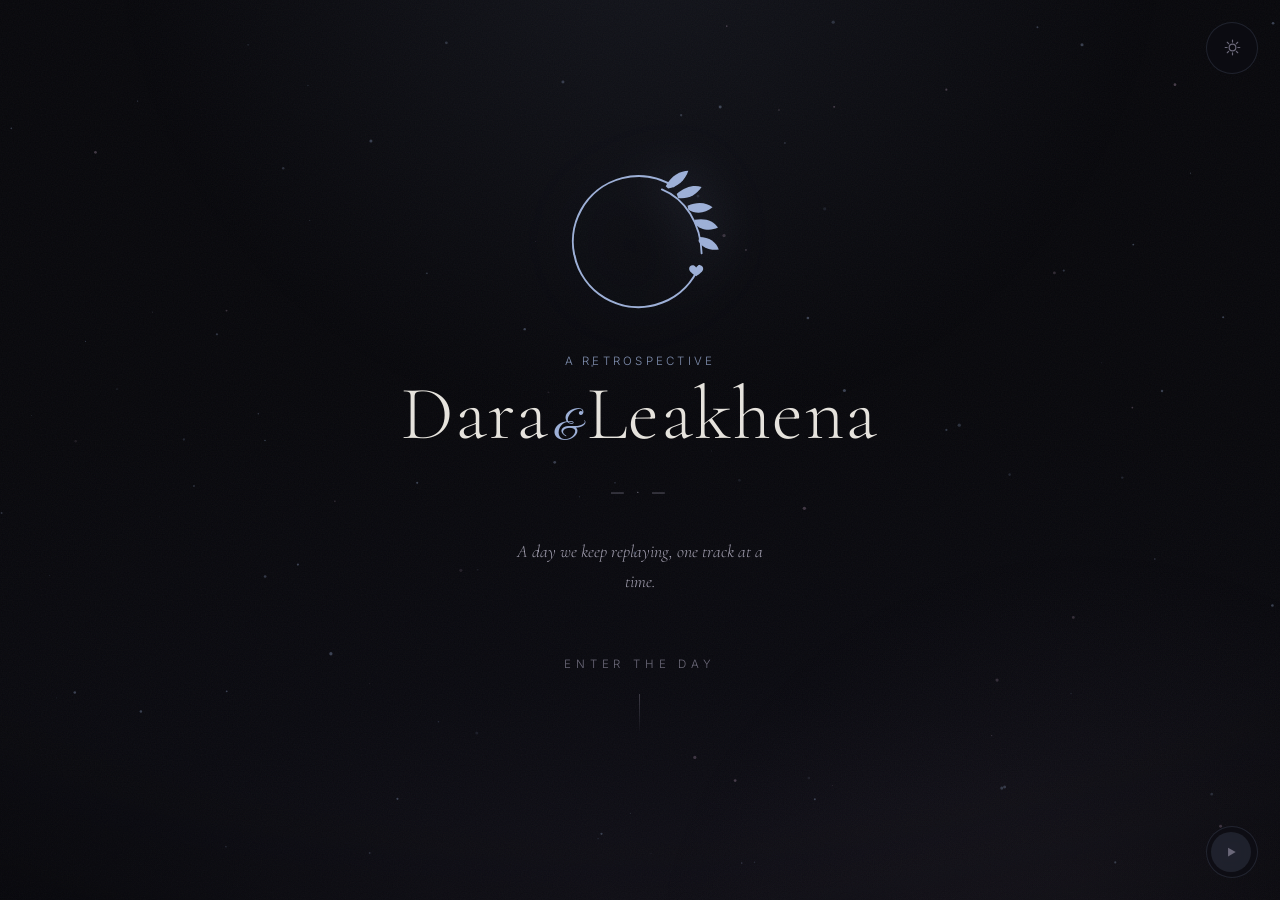
<file: index.html>
<!DOCTYPE html>
<html lang="en">
<head>
  <meta charset="UTF-8">
  <meta name="viewport" content="width=device-width, initial-scale=1.0">
  <title>Dara &amp; Leakhena — A Wedding Retrospective</title>
  <meta name="description" content="An interactive retrospective of our wedding day — with its own soundtrack.">
  <link rel="preconnect" href="https://fonts.googleapis.com">
  <link rel="preconnect" href="https://fonts.gstatic.com" crossorigin>
  <link href="https://fonts.googleapis.com/css2?family=Cormorant+Garamond:ital,wght@0,300;0,400;0,600;1,400&family=Inter:wght@300;400;500&display=swap" rel="stylesheet">
  <link rel="stylesheet" href="/css/main.css">
  <link rel="icon" href="/media/logo-icon.svg" type="image/svg+xml">
  <script>
    // apply the saved theme before first paint to avoid a flash
    try {
      const t = localStorage.getItem('dl-theme');
      if (t) document.documentElement.dataset.theme = t;
    } catch {}
  </script>
</head>
<body data-view="home">
  <canvas id="ambient" aria-hidden="true"></canvas>
  <div class="atmosphere" aria-hidden="true">
    <div class="grain"></div>
    <div class="vignette"></div>
  </div>

  <button class="site-theme-toggle" id="theme-toggle" aria-label="Toggle day and night" title="day / night">
    <svg class="st-icon st-sun" viewBox="0 0 24 24" fill="none" stroke="currentColor" stroke-width="1.5" stroke-linecap="round">
      <circle cx="12" cy="12" r="4.2"/>
      <path d="M12 2.8v2.4M12 18.8v2.4M2.8 12h2.4M18.8 12h2.4M5.4 5.4l1.7 1.7M16.9 16.9l1.7 1.7M18.6 5.4l-1.7 1.7M7.1 16.9l-1.7 1.7"/>
    </svg>
    <svg class="st-icon st-moon" viewBox="0 0 24 24" fill="none" stroke="currentColor" stroke-width="1.5" stroke-linecap="round" stroke-linejoin="round">
      <path d="M20 14.5A8.5 8.5 0 0 1 9.5 4a8.5 8.5 0 1 0 10.5 10.5z"/>
    </svg>
  </button>

  <header class="site-head" id="site-head"></header>

  <main id="view" class="view"></main>

  <div id="player-root"></div>

  <script type="module" src="/js/app.js"></script>
</body>
</html>
</file>
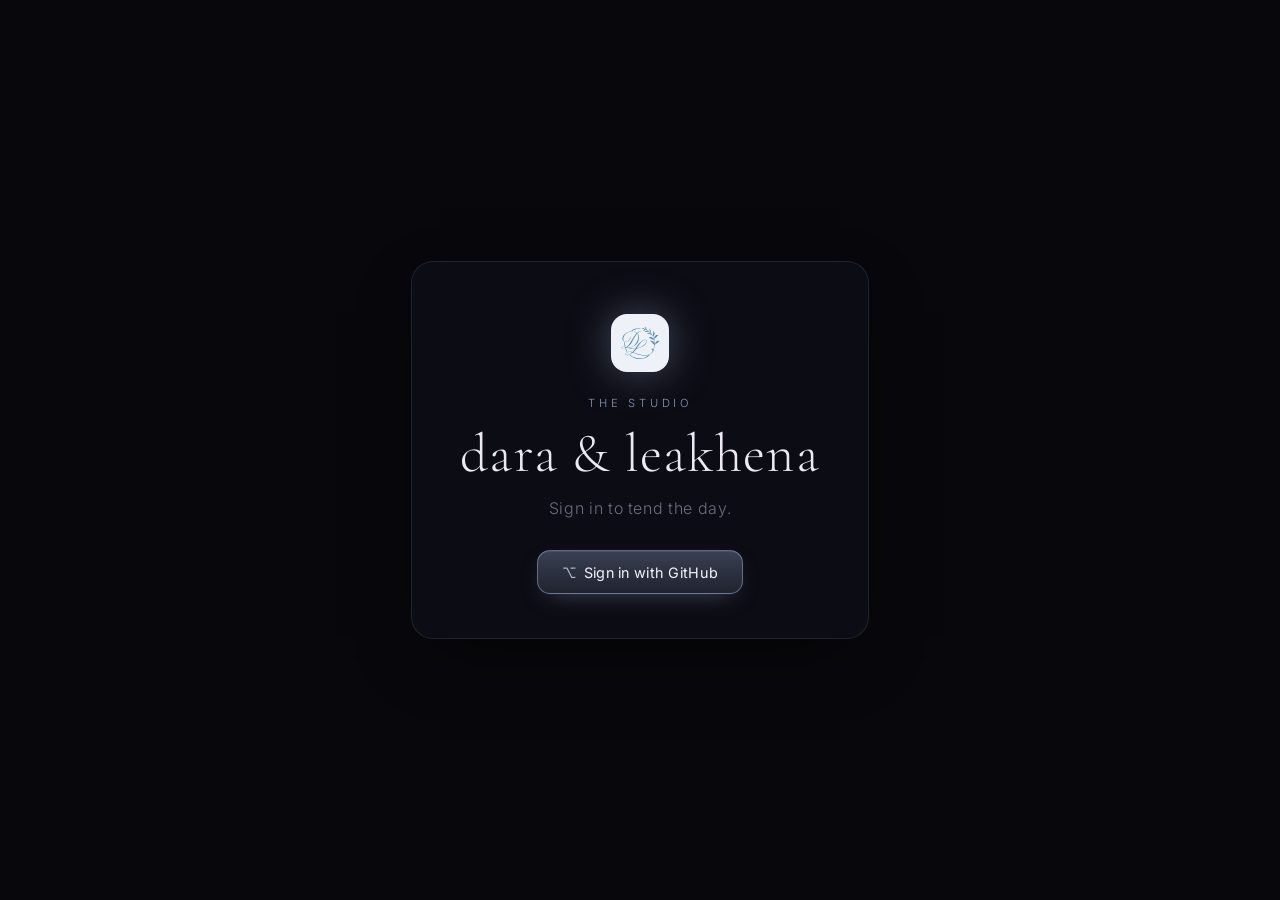
<file: studio/index.html>
<!doctype html>
<html lang="en">
<head>
  <meta charset="utf-8" />
  <meta name="viewport" content="width=device-width, initial-scale=1.0, viewport-fit=cover" />
  <meta name="robots" content="noindex" />
  <title>Studio — Dara &amp; Leakhena</title>
  <link rel="icon" href="/media/logo-icon.svg" type="image/svg+xml">
  <link rel="preconnect" href="https://fonts.googleapis.com" />
  <link rel="preconnect" href="https://fonts.gstatic.com" crossorigin />
  <link href="https://fonts.googleapis.com/css2?family=Cormorant+Garamond:ital,wght@0,300;0,400;1,400&family=Inter:wght@300;400;500&display=swap" rel="stylesheet" />
  <!-- Rich Markdown editor — served from this site so no blocker or CDN
       outage can take the writing tool away -->
  <link rel="stylesheet" href="/studio/vendor/toastui-editor.css?v=1" />
  <link rel="stylesheet" href="/studio/vendor/toastui-editor-dark.css?v=1" />
  <link rel="stylesheet" href="/studio/studio.css?v=1" />
  <script>
    try { document.documentElement.dataset.theme = localStorage.getItem("dl_studio_theme") || "dark"; } catch (e) {}
  </script>
</head>
<body>
  <div class="studio-bg" aria-hidden="true">
    <div class="glow glow-a"></div>
    <div class="glow glow-b"></div>
    <div class="grain"></div>
  </div>

  <!-- ===================== LOGIN ===================== -->
  <section id="login" class="login">
    <div class="login-card">
      <div class="login-mark"><img src="/media/logo-icon.svg" alt=""></div>
      <p class="eyebrow">the studio</p>
      <h1>dara &amp; leakhena</h1>
      <p class="login-sub">Sign in to tend the day.</p>
      <button id="login-btn" class="btn btn-primary btn-lg">
        <span class="gh-glyph">⌥</span> Sign in with GitHub
      </button>
      <p id="login-error" class="login-error" hidden></p>
    </div>
  </section>

  <!-- ===================== APP ===================== -->
  <div id="app" class="app" hidden>
    <aside class="sidebar">
      <div class="brand">
        <span class="brand-mark"><img src="/media/logo-icon.svg" alt=""></span>
        <span class="brand-name">dara &amp; leakhena<small>STUDIO</small></span>
      </div>

      <nav class="nav">
        <button class="nav-item is-active" data-view="write">
          <span class="nav-ico">✎</span> Write
        </button>
        <button class="nav-item" data-view="list">
          <span class="nav-ico">▤</span> Chapters
        </button>
        <button class="nav-item" data-view="sound">
          <span class="nav-ico">♪</span> Soundtrack
        </button>
        <button class="nav-item" data-view="site">
          <span class="nav-ico">▦</span> Site
        </button>
      </nav>

      <a class="nav-back" href="/">← Back to the day</a>

      <div class="user">
        <img id="user-avatar" class="user-avatar" alt="" />
        <div class="user-meta">
          <strong id="user-name">…</strong>
          <span>Author</span>
        </div>
        <button id="logout" class="user-logout" title="Sign out">⇥</button>
      </div>
    </aside>

    <main class="stage">
      <header class="topbar">
        <div class="crumb">STUDIO <span>/</span> <em id="crumb">Write</em></div>
        <div class="topbar-actions">
          <span id="save-status" class="save-status"></span>
          <button id="theme-toggle" class="btn btn-ghost theme-btn" title="Switch theme" aria-label="Switch between light and dark theme">☀</button>
          <button id="new-btn" class="btn btn-ghost">＋ New chapter</button>
        </div>
      </header>

      <!-- ---------- WRITE (chapter editor) ---------- -->
      <section id="view-write" class="view view-write">
        <div class="editor-col">
          <div class="card">
            <textarea id="f-title" class="input-title" rows="1" placeholder="Chapter title"></textarea>
            <textarea id="f-line" class="input-sub" rows="1" placeholder="The line — one italic sentence under the title"></textarea>
            <div id="editor"></div>
          </div>
        </div>

        <aside class="organize">
          <div class="card">
            <h3 class="panel-title">Organize</h3>

            <label class="field">
              <span>Time of day</span>
              <input id="f-time" placeholder="15:32" />
            </label>

            <div class="field">
              <span>Photos</span>
              <div id="photo-grid" class="gallery-grid"></div>
              <div class="cover-actions" style="margin-top:0.6rem;">
                <button id="photo-btn" class="btn btn-soft">Add photos</button>
              </div>
              <input type="file" id="photo-file" accept="image/*" multiple hidden />
            </div>
          </div>

          <div class="card publish-card">
            <button id="publish-btn" class="btn btn-primary btn-block">Publish</button>
            <button id="delete-btn" class="btn btn-danger btn-block" hidden>Delete chapter</button>
            <p class="muted" style="margin:0.4rem 0 0; font-size:0.72rem;">
              Publishing commits to the site — live in about a minute.
            </p>
          </div>
        </aside>
      </section>

      <!-- ---------- CHAPTERS (list) ---------- -->
      <section id="view-list" class="view view-list" hidden>
        <div class="card">
          <div class="list-head">
            <h3 class="panel-title">Chapters</h3>
            <button class="btn btn-ghost" id="list-new">＋ New chapter</button>
          </div>
          <p class="muted" style="margin: -0.5rem 0 1.25rem;">
            The day, in order. The order here is the order on the site —
            and the soundtrack follows it.
          </p>
          <div id="post-list" class="post-list"><p class="muted">Loading…</p></div>
          <button class="btn btn-primary" id="order-save" style="margin-top: 1.5rem;" hidden>Save order</button>
        </div>
      </section>

      <!-- ---------- SOUNDTRACK ---------- -->
      <section id="view-sound" class="view view-sound" hidden>
        <div class="card">
          <div class="list-head">
            <h3 class="panel-title">Soundtrack</h3>
            <span>
              <button class="btn btn-ghost" id="track-synth">＋ Generative track</button>
              <button class="btn btn-ghost" id="track-add">＋ Upload track</button>
            </span>
            <input type="file" id="track-file" accept="audio/*" hidden />
          </div>
          <p class="muted" style="margin: -0.5rem 0 1.25rem;">
            The capsule player plays these in order. A track without a file
            improvises in its chosen mood; link a track to a chapter and it
            cues when that chapter scrolls into view.
          </p>
          <div id="track-list" class="track-list"><p class="muted">Loading…</p></div>
          <button class="btn btn-primary" id="track-save" style="margin-top: 1.5rem;">Save soundtrack</button>
        </div>
      </section>

      <!-- ---------- SITE ---------- -->
      <section id="view-site" class="view view-pages" hidden>
        <div class="card">
          <div class="list-head"><h3 class="panel-title">The site</h3></div>
          <div class="pg-meta">
            <label class="field"><span>First name</span><input id="s-one" placeholder="Dara" /></label>
            <label class="field"><span>Second name</span><input id="s-two" placeholder="Leakhena" /></label>
          </div>
          <div class="pg-meta">
            <label class="field"><span>Wedding date (as shown)</span><input id="s-date" placeholder="14 February 2026" /></label>
            <label class="field"><span>Place</span><input id="s-place" placeholder="Phnom Penh" /></label>
          </div>
          <label class="field"><span>Epigraph (the line on the front door)</span><input id="s-epigraph" /></label>

          <div class="field">
            <span>Studio logo (also the browser-tab icon)</span>
            <img id="s-logo-preview" class="logo-preview" alt="" />
            <div class="cover-actions" style="margin-top:0.6rem;">
              <button id="s-logo-btn" class="btn btn-soft">Choose image</button>
              <button id="s-logo-reset" class="btn btn-link">Reset to monogram</button>
            </div>
            <input type="file" id="s-logo-file" accept="image/*,.svg" hidden />
          </div>
        </div>
        <div class="card publish-card" style="margin-top: 1.3rem;">
          <button id="site-save" class="btn btn-primary btn-block">Publish changes</button>
        </div>
      </section>
    </main>
  </div>

  <div id="toast" class="toast" hidden></div>

  <script src="/studio/vendor/toastui-editor.min.js?v=1"></script>
  <script src="/studio/app.js?v=1"></script>
</body>
</html>
</file>
<file: css/main.css>
/* =========================================================
   Dara & Leakhena — a wedding retrospective
   Styled after "a quiet room": dark, atmospheric, starlit.
   The music toggle is a capsule in the corner, not a bar.
   ========================================================= */

:root {
  --bg:        #08080c;
  --bg-soft:   #0e0e15;
  --ink:       #e7e4de;
  --ink-dim:   #a29fb0;
  --ink-faint: #6b6879;
  --glow:      #9db0d8;   /* dusty periwinkle — retinted per track by js */
  --glow-warm: #c9a9c8;   /* faded violet */
  --brand:     #9db0d8;   /* the monogram's colour on this theme */
  --line:      rgba(157, 176, 216, 0.14);

  --serif: "Cormorant Garamond", Georgia, "Times New Roman", serif;
  --sans:  "Inter", -apple-system, BlinkMacSystemFont, "Segoe UI", sans-serif;
  --script: "Great Vibes", cursive;

  --measure: 40rem;
  --ease: cubic-bezier(0.22, 0.61, 0.36, 1);
}

:root { color-scheme: dark; }

@font-face {
  /* self-hosted so the monogram never depends on an external fetch */
  font-family: "Great Vibes";
  font-style: normal;
  font-weight: 400;
  font-display: swap;
  src: url("../media/fonts/great-vibes.woff2") format("woff2");
}

/* ---------------------------------------------------------
   Light theme — the day at daybreak.
   --------------------------------------------------------- */
html[data-theme="light"] {
  color-scheme: light;
  --bg:        #f4f2ed;
  --bg-soft:   #ecd9d90d;
  --ink:       #26242e;
  --ink-dim:   #4d4b59;
  --ink-faint: #8b8899;
  --glow:      #5b6690;
  --glow-warm: #966b95;
  --brand:     #5b6690;
  --line:      rgba(74, 84, 124, 0.18);
}
html[data-theme="light"] body {
  background:
    radial-gradient(ellipse 100% 60% at 50% 100%, #e7e4ef 0%, #efede7 42%, var(--bg) 100%)
      fixed,
    var(--bg);
}
html[data-theme="light"] body::before {
  background:
    radial-gradient(60vw 60vw at 50% -10%, rgba(91, 102, 144, 0.07), transparent 70%),
    radial-gradient(50vw 50vw at 85% 110%, rgba(150, 107, 149, 0.06), transparent 70%);
}
html[data-theme="light"] #ambient { opacity: 0.5; }
html[data-theme="light"] .grain { opacity: 0.03; }
html[data-theme="light"] .vignette {
  background: radial-gradient(130% 110% at 50% 34%, transparent 55%, rgba(88, 92, 128, 0.13) 100%);
}
html[data-theme="light"] .skiper-toggle,
html[data-theme="light"] .site-theme-toggle {
  background: rgba(255, 255, 255, 0.65);
}
html[data-theme="light"] .sk-knob { background: rgba(91, 102, 144, 0.12); }
html[data-theme="light"] .sk-knob[aria-pressed="true"] { background: rgba(91, 102, 144, 0.2); }
html[data-theme="light"] .sk-mini:hover { background: rgba(91, 102, 144, 0.12); }
html[data-theme="light"] .sk-list { background: rgba(255, 255, 255, 0.85); }
html[data-theme="light"] .sk-li:hover { background: rgba(91, 102, 144, 0.1); }

* { box-sizing: border-box; margin: 0; padding: 0; }

html { scroll-behavior: smooth; }

body {
  background:
    radial-gradient(ellipse 100% 60% at 50% 100%, #100f17 0%, #0a0a10 42%, var(--bg) 100%)
      fixed,
    var(--bg);
  color: var(--ink);
  font-family: var(--sans);
  font-weight: 300;
  line-height: 1.75;
  letter-spacing: 0.01em;
  min-height: 100vh;
  -webkit-font-smoothing: antialiased;
  text-rendering: optimizeLegibility;
  overflow-x: hidden;
}

/* Starfield canvas sits behind everything */
#ambient {
  position: fixed;
  inset: 0;
  width: 100%;
  height: 100%;
  z-index: 0;
  pointer-events: none;
  opacity: 0.62;
}

/* A slow radial breath of light behind content */
body::before {
  content: "";
  position: fixed;
  inset: 0;
  z-index: 0;
  pointer-events: none;
  background:
    radial-gradient(60vw 60vw at 50% -10%, rgba(157,176,216,0.08), transparent 70%),
    radial-gradient(50vw 50vw at 85% 110%, rgba(201,169,200,0.06), transparent 70%);
}

/* ---------------------------------------------------------
   Immersion — film grain, vignette
   --------------------------------------------------------- */
.atmosphere {
  position: fixed;
  inset: 0;
  z-index: 3;
  pointer-events: none;
}
.grain {
  position: absolute;
  inset: -50%;
  background-image: url("data:image/svg+xml,%3Csvg xmlns='http://www.w3.org/2000/svg' width='160' height='160'%3E%3Cfilter id='n'%3E%3CfeTurbulence type='fractalNoise' baseFrequency='0.82' numOctaves='2' stitchTiles='stitch'/%3E%3C/filter%3E%3Crect width='100%25' height='100%25' filter='url(%23n)'/%3E%3C/svg%3E");
  opacity: 0.045;
  animation: grain 0.7s steps(3) infinite;
}
@keyframes grain {
  0%, 100% { transform: translate(0, 0); }
  20% { transform: translate(-6%, 4%); }
  40% { transform: translate(5%, -5%); }
  60% { transform: translate(-4%, -6%); }
  80% { transform: translate(6%, 5%); }
}
.vignette {
  position: absolute;
  inset: 0;
  background: radial-gradient(130% 110% at 50% 34%, transparent 52%, rgba(0, 0, 0, 0.55) 100%);
}

/* Day/night toggle — a small circle in the top-right corner */
.site-theme-toggle {
  position: fixed;
  right: 1.35rem;
  top: 1.35rem;
  z-index: 6;
  width: 52px;
  height: 52px;
  border-radius: 50%;
  border: 1px solid var(--line);
  background: rgba(14, 14, 21, 0.55);
  backdrop-filter: blur(9px);
  -webkit-backdrop-filter: blur(9px);
  color: var(--ink-faint);
  cursor: pointer;
  display: grid;
  place-items: center;
  transition: color 0.4s var(--ease), border-color 0.4s var(--ease), transform 0.4s var(--ease);
}
.site-theme-toggle:hover { color: var(--glow); border-color: rgba(157, 176, 216, 0.4); transform: translateY(-2px); }
.site-theme-toggle:focus-visible { outline: none; box-shadow: 0 0 0 3px rgba(157, 176, 216, 0.25); }
.st-icon { width: 19px; height: 19px; display: block; grid-area: 1 / 1; opacity: 1; transform: none; transition: opacity 0.4s var(--ease), transform 0.5s var(--ease); }
.st-moon { opacity: 0; transform: rotate(-40deg) scale(0.6); }
html[data-theme="light"] .st-sun { opacity: 0; transform: rotate(50deg) scale(0.6); }
html[data-theme="light"] .st-moon { opacity: 1; transform: none; }

/* ---------------------------------------------------------
   The music toggle — a capsule that springs open
   --------------------------------------------------------- */
.skiper-toggle {
  position: fixed;
  right: 1.35rem;
  bottom: 1.35rem;
  z-index: 6;
  height: 52px;
  width: 52px;
  padding: 6px;
  border-radius: 999px;
  border: 1px solid var(--line);
  background: rgba(14, 14, 21, 0.55);
  backdrop-filter: blur(9px);
  -webkit-backdrop-filter: blur(9px);
  cursor: pointer;
  overflow: hidden;
  display: flex;
  align-items: center;
  justify-content: flex-end;
  gap: 8px;
  transition: width 0.55s cubic-bezier(0.34, 1.42, 0.5, 1),
    border-color 0.4s var(--ease), background 0.4s var(--ease);
}
.skiper-toggle:hover,
.skiper-toggle:focus-within,
.skiper-toggle.is-open {
  width: 248px;
  border-color: rgba(157, 176, 216, 0.4);
}
.skiper-toggle.is-playing { border-color: rgba(157, 176, 216, 0.3); }

.sk-reveal { display: flex; align-items: center; gap: 5px; flex: none; opacity: 0; transform: translateX(10px); pointer-events: none; transition: opacity 0.3s var(--ease), transform 0.45s var(--ease); }
.skiper-toggle:hover .sk-reveal,
.skiper-toggle:focus-within .sk-reveal,
.skiper-toggle.is-open .sk-reveal { opacity: 1; transform: none; pointer-events: auto; transition-delay: 0.15s; }

.sk-mini {
  flex: none;
  width: 26px;
  height: 26px;
  padding: 0;
  border: 0;
  border-radius: 50%;
  background: transparent;
  color: var(--ink-faint);
  display: grid;
  place-items: center;
  cursor: pointer;
  transition: color 0.3s var(--ease), background 0.3s var(--ease);
}
.sk-mini:hover { color: var(--ink); background: rgba(157, 176, 216, 0.12); }
.sk-mini:focus-visible { outline: none; box-shadow: 0 0 0 2px rgba(157, 176, 216, 0.3); }
.sk-mini svg { width: 13px; height: 13px; display: block; }

.sk-title-wrap {
  width: 88px;
  overflow: hidden;
  white-space: nowrap;
  -webkit-mask-image: linear-gradient(90deg, transparent, #000 12%, #000 88%, transparent);
  mask-image: linear-gradient(90deg, transparent, #000 12%, #000 88%, transparent);
}
.sk-ticker { display: inline-flex; white-space: nowrap; will-change: transform; }
.sk-ticker.is-scrolling { animation: sk-ticker var(--sk-dur, 10s) linear infinite; }
.sk-title {
  display: inline-block;
  padding: 0 18px 0 8px;
  font-size: 0.7rem;
  letter-spacing: 0.14em;
  color: var(--ink-dim);
  white-space: nowrap;
}
@keyframes sk-ticker {
  from { transform: translateX(0); }
  to { transform: translateX(var(--sk-loop, -100px)); }
}

.sk-knob { flex: none; width: 40px; height: 40px; padding: 0; border: 0; border-radius: 50%; background: rgba(157, 176, 216, 0.12); display: grid; place-items: center; color: var(--ink-faint); cursor: pointer; transition: color 0.4s var(--ease), background 0.4s var(--ease); }
.skiper-toggle:hover .sk-knob { color: var(--ink); }
.sk-knob:focus-visible { outline: none; box-shadow: 0 0 0 2px rgba(157, 176, 216, 0.3); }
.sk-knob[aria-pressed="true"] { color: var(--glow); background: rgba(157, 176, 216, 0.2); }
.sk-play { width: 14px; height: 14px; fill: currentColor; }
.sk-knob[aria-pressed="true"] .sk-play { display: none; }
.sk-eq { display: none; align-items: center; gap: 2.5px; height: 14px; }
.sk-knob[aria-pressed="true"] .sk-eq { display: flex; }
.sk-eq i { width: 2.5px; height: 5px; border-radius: 2px; background: currentColor; animation: sk-eq 1.05s ease-in-out infinite; }
.sk-eq i:nth-child(2) { animation-delay: 0.18s; }
.sk-eq i:nth-child(3) { animation-delay: 0.36s; }
@keyframes sk-eq { 0%, 100% { height: 5px; } 50% { height: 13px; } }

/* the soundtrack list — a small glass panel beside the capsule */
.sk-list {
  position: fixed;
  right: calc(1.35rem + 52px + 0.75rem);
  bottom: 1.35rem;
  z-index: 7;
  width: min(15rem, calc(100vw - 1.35rem - 52px - 2rem));
  max-height: 17rem;
  overflow-y: auto;
  padding: 0.4rem;
  border-radius: 18px;
  border: 1px solid var(--line);
  background: rgba(14, 14, 21, 0.82);
  backdrop-filter: blur(14px);
  -webkit-backdrop-filter: blur(14px);
  opacity: 0;
  transform: translateY(10px);
  pointer-events: none;
  transition: opacity 0.35s var(--ease), transform 0.45s var(--ease);
}
.sk-list.is-open { opacity: 1; transform: none; pointer-events: auto; }
.sk-li {
  display: flex;
  align-items: center;
  gap: 0.55rem;
  width: 100%;
  padding: 0.5rem 0.65rem;
  border: 0;
  border-radius: 12px;
  background: transparent;
  color: var(--ink-dim);
  font-family: inherit;
  font-size: 0.72rem;
  letter-spacing: 0.08em;
  text-align: left;
  cursor: pointer;
  transition: color 0.3s var(--ease), background 0.3s var(--ease);
}
.sk-li:hover { color: var(--ink); background: rgba(157, 176, 216, 0.1); }
.sk-li:focus-visible { outline: none; box-shadow: 0 0 0 2px rgba(157, 176, 216, 0.3); }
.sk-li.is-current { color: var(--glow); }
.sk-li-mark { flex: none; width: 16px; font-size: 0.62rem; letter-spacing: 0.1em; color: var(--ink-faint); display: grid; place-items: center; }
.sk-li.is-current .sk-li-mark { color: var(--glow); }
.sk-li-dot { width: 5px; height: 5px; border-radius: 50%; background: currentColor; box-shadow: 0 0 8px currentColor; }
.sk-li-title { flex: 1; white-space: nowrap; overflow: hidden; text-overflow: ellipsis; }

/* ---------------------------------------------------------
   Layout
   --------------------------------------------------------- */
.wrap {
  position: relative;
  z-index: 1;
  max-width: var(--measure);
  margin: 0 auto;
  padding: clamp(2rem, 6vw, 5rem) clamp(1.5rem, 5vw, 2rem);
}
.wrap--wide { max-width: 56rem; }

/* ---------------------------------------------------------
   Header / navigation
   --------------------------------------------------------- */
.site-head {
  position: relative;
  z-index: 2;
  display: flex;
  align-items: center;
  justify-content: space-between;
  gap: 1.5rem;
  max-width: 56rem;
  margin: 0 auto;
  padding: clamp(1.5rem, 4vw, 2.5rem) clamp(1.5rem, 5vw, 2rem) 0;
  flex-wrap: wrap;
}
@media (max-width: 1080px) {
  .site-head { padding-right: calc(52px + 2.1rem); }
}
.site-head a { text-decoration: none; }

.mark {
  display: inline-flex;
  align-items: center;
  gap: 0.7rem;
  font-family: var(--serif);
  font-size: 1.25rem;
  letter-spacing: 0.04em;
  color: var(--ink);
  transition: color 0.4s var(--ease);
}
.mark:hover { color: var(--glow); }
.mark .logo-mark { flex: none; }

.nav {
  display: flex;
  gap: clamp(1rem, 3vw, 1.75rem);
  font-size: 0.82rem;
  letter-spacing: 0.14em;
  text-transform: lowercase;
}
.nav a {
  color: var(--ink-faint);
  position: relative;
  padding-bottom: 0.2rem;
  transition: color 0.4s var(--ease);
}
.nav a::after {
  content: "";
  position: absolute;
  left: 0; bottom: 0;
  width: 100%;
  height: 1px;
  background: var(--glow);
  transform: scaleX(0);
  transform-origin: left;
  transition: transform 0.5s var(--ease);
}
.nav a:hover,
.nav a.is-active { color: var(--ink); }
.nav a:hover::after,
.nav a.is-active::after { transform: scaleX(1); }

/* ---------------------------------------------------------
   Logo mark (inline SVG; swap js/ui/logo.js for the real file)
   --------------------------------------------------------- */
.logo-mark { color: var(--brand); overflow: visible; }
.home-logo {
  display: block;
  margin: 0 auto 1.8rem;
  filter: drop-shadow(0 0 26px rgba(157, 176, 216, 0.3));
}

/* ---------------------------------------------------------
   Typography
   --------------------------------------------------------- */
h1, h2, h3 {
  font-family: var(--serif);
  font-weight: 400;
  line-height: 1.15;
  letter-spacing: 0.005em;
}
.title {
  font-size: clamp(2.6rem, 8vw, 4.75rem);
  font-weight: 300;
  letter-spacing: 0.02em;
  color: var(--ink);
}
.title .amp { font-family: var(--script); font-size: 0.55em; color: var(--glow); padding: 0 0.12em; }
.subtitle {
  font-family: var(--sans);
  font-size: 0.8rem;
  letter-spacing: 0.32em;
  text-transform: uppercase;
  color: var(--ink-faint);
  margin-top: 1.25rem;
}
.lede {
  font-family: var(--serif);
  font-size: clamp(1.35rem, 3.5vw, 1.75rem);
  line-height: 1.5;
  color: var(--ink-dim);
  font-style: italic;
}
.eyebrow {
  font-size: 0.72rem;
  letter-spacing: 0.28em;
  text-transform: uppercase;
  color: var(--glow);
  opacity: 0.8;
}
p { color: var(--ink-dim); }
p + p { margin-top: 1.25rem; }
a { color: var(--glow); }

/* ---------------------------------------------------------
   Home / portal — the whole screen is the door
   --------------------------------------------------------- */
.portal {
  position: relative;
  z-index: 1;
  min-height: 100vh;
  display: flex;
  flex-direction: column;
  align-items: center;
  justify-content: center;
  text-align: center;
  padding: 2rem;
}
.splash { text-decoration: none; color: inherit; cursor: pointer; background: none; border: 0; font: inherit; }
.splash .subtitle { margin-top: 1.5rem; }
.splash-epigraph {
  margin-top: 2rem;
  font-family: var(--serif);
  font-style: italic;
  font-size: 1.1rem;
  color: var(--ink-dim);
  max-width: 34ch;
  margin-inline: auto;
}
.splash-enter {
  margin-top: 3.5rem;
  font-size: 0.72rem;
  letter-spacing: 0.42em;
  text-transform: uppercase;
  color: var(--ink-faint);
  transition: color 0.6s var(--ease), letter-spacing 0.6s var(--ease);
}
.splash-enter::after {
  content: "";
  display: block;
  width: 1px;
  height: 2.5rem;
  margin: 1.25rem auto 0;
  background: linear-gradient(var(--ink-faint), transparent);
  opacity: 0.5;
}
.splash:hover .splash-enter { color: var(--glow); letter-spacing: 0.5em; }

/* ---------------------------------------------------------
   The retrospective — chapters of the day
   --------------------------------------------------------- */
.story { position: relative; z-index: 1; max-width: 68rem; margin: 0 auto; padding: 3rem clamp(1.5rem, 5vw, 2rem) 6rem; }
.story-head { text-align: center; margin: 3rem 0 6rem; }
.story-head h2 { font-size: clamp(2.2rem, 5.5vw, 3.4rem); font-weight: 300; color: var(--ink); }
.story-lede { font-family: var(--serif); font-style: italic; color: var(--ink-dim); margin-top: 1rem; font-size: 1.05rem; }

.story-rail {
  position: fixed; right: 1.35rem; top: 50%;
  transform: translateY(-50%);
  z-index: 5;
  display: flex; flex-direction: column; gap: 0.9rem;
}
.rail-dot {
  width: 26px; height: 26px;
  display: grid; place-items: center;
  font-size: 0.55rem; letter-spacing: 0.08em;
  color: var(--ink-faint);
  border: 1px solid var(--line);
  border-radius: 50%;
  text-decoration: none;
  transition: all 0.4s var(--ease);
}
.rail-dot:hover { color: var(--ink); }
.rail-dot.is-active { border-color: var(--glow); color: var(--glow); box-shadow: 0 0 14px rgba(157, 176, 216, 0.35); }

.chapter {
  display: grid;
  grid-template-columns: minmax(260px, 5fr) 7fr;
  gap: 3.5rem;
  align-items: start;
  padding: 5rem 0;
  border-top: 1px solid var(--line);
  opacity: 0;
  transform: translateY(14px);
  transition: opacity 1.1s var(--ease), transform 1.1s var(--ease);
}
.chapter.is-in { opacity: 1; transform: none; }
.chapter:nth-child(even) .ch-text { order: 2; }

.ch-index { font-size: 0.68rem; letter-spacing: 0.28em; text-transform: uppercase; color: var(--glow); opacity: 0.85; }
.ch-title { font-size: clamp(1.8rem, 3.6vw, 2.5rem); color: var(--ink); margin: 0.7rem 0 1rem; }
.ch-line { font-family: var(--serif); font-style: italic; font-size: 1.15rem; color: var(--ink-dim); margin-bottom: 1rem; }
.ch-body { font-size: 0.95rem; color: var(--ink-faint); max-width: 44ch; }
.ch-body p { color: inherit; }
.ch-body p + p { margin-top: 0.9rem; }

.ch-photos {
  display: grid;
  grid-template-columns: repeat(2, 1fr);
  grid-auto-rows: 150px;
  grid-auto-flow: dense;
  gap: 0.9rem;
}
.cell {
  position: relative;
  overflow: hidden;
  background: var(--bg-soft);
  border: 1px solid var(--line);
  border-radius: 6px;
  transition: transform 0.45s var(--ease), border-color 0.45s var(--ease), box-shadow 0.45s var(--ease);
  will-change: transform;
}
.cell:hover {
  border-color: rgba(157, 176, 216, 0.45);
  box-shadow: 0 18px 50px -18px rgba(0, 0, 0, 0.8);
}
.cell-tall { grid-row: span 2; }
.cell-wide { grid-column: span 2; }
.cell img { width: 100%; height: 100%; object-fit: cover; filter: saturate(0.85) contrast(1.05); }
.cell-empty {
  height: 100%;
  display: grid; place-items: center;
  color: var(--ink-faint);
  opacity: 0.5;
  font-size: 1.4rem;
}
.cell figcaption {
  position: absolute; left: 0; right: 0; bottom: 0;
  padding: 1.6rem 0.8rem 0.6rem;
  font-size: 0.68rem;
  letter-spacing: 0.1em;
  color: var(--ink-dim);
  background: linear-gradient(to top, rgba(8, 8, 12, 0.92), transparent);
  opacity: 0;
  transition: opacity 0.35s var(--ease);
}
.cell:hover figcaption { opacity: 1; }

.story-end {
  text-align: center;
  padding: 6rem 0 2rem;
  font-family: var(--serif);
  font-style: italic;
  color: var(--ink-faint);
  font-size: 1.1rem;
}

/* ---------------------------------------------------------
   The office — the couple's back room, not on the nav
   --------------------------------------------------------- */
.office { position: relative; z-index: 1; max-width: 56rem; margin: 0 auto; padding: 3rem clamp(1.5rem, 5vw, 2rem) 6rem; }
.office-head { text-align: center; margin: 2.5rem 0 3.5rem; }
.office-head h2 { font-size: clamp(2rem, 5vw, 3rem); font-weight: 300; color: var(--ink); }

.gate {
  max-width: 22rem;
  margin: 18vh auto 0;
  text-align: center;
}
.gate input {
  width: 100%;
  margin-top: 1.5rem;
  padding: 0.85rem 1.1rem;
  font: inherit;
  font-size: 0.9rem;
  letter-spacing: 0.08em;
  color: var(--ink);
  background: var(--bg-soft);
  border: 1px solid var(--line);
  border-radius: 8px;
  text-align: center;
}
.gate input:focus { outline: none; border-color: var(--glow); }
.gate .gate-err { margin-top: 0.8rem; font-size: 0.75rem; color: var(--glow-warm); opacity: 0; transition: opacity 0.3s; }
.gate .gate-err.is-on { opacity: 1; }

.desk {
  border: 1px solid var(--line);
  border-radius: 10px;
  background: linear-gradient(180deg, rgba(157,176,216,0.03), transparent);
  overflow: hidden;
}
.studio-vis { width: 100%; height: 300px; display: block; }
.desk-panel {
  display: grid;
  grid-template-columns: 1fr auto;
  gap: 2rem;
  align-items: end;
  padding: 1.6rem;
  border-top: 1px solid var(--line);
}
.faders { display: flex; gap: 1.8rem; flex-wrap: wrap; }
.fader { display: flex; flex-direction: column; align-items: center; gap: 0.7rem; width: 64px; }
.fader-meter {
  width: 3px; height: 80px;
  background: var(--line);
  border-radius: 2px;
  overflow: hidden;
  display: flex; align-items: flex-end;
}
.fader-meter i { display: block; width: 100%; height: 0%; background: var(--glow); transition: height 0.18s var(--ease); }
.fader input[type="range"] {
  writing-mode: vertical-lr;
  direction: rtl;
  width: 22px; height: 100px;
  accent-color: var(--glow);
  cursor: grab;
}
.fader-name { font-size: 0.6rem; letter-spacing: 0.2em; text-transform: uppercase; color: var(--ink-faint); }
.desk-side { display: flex; flex-direction: column; gap: 0.7rem; max-width: 220px; }
.desk-tip { font-size: 0.72rem; line-height: 1.6; color: var(--ink-faint); }

.btn {
  font: inherit;
  font-size: 0.72rem;
  letter-spacing: 0.18em;
  text-transform: lowercase;
  color: var(--ink-dim);
  background: transparent;
  padding: 0.6rem 1.2rem;
  border: 1px solid var(--line);
  border-radius: 100px;
  cursor: pointer;
  transition: color 0.4s var(--ease), border-color 0.4s var(--ease), transform 0.4s var(--ease);
}
.btn:hover { color: var(--ink); border-color: rgba(157, 176, 216, 0.4); transform: translateY(-2px); }
.btn-primary { color: var(--glow); border-color: rgba(157, 176, 216, 0.35); }

.office-wall { margin-top: 4rem; }
.office-wall h3 { font-size: 1.7rem; color: var(--ink); }
.wall-lede { font-family: var(--serif); font-style: italic; color: var(--ink-dim); margin: 0.4rem 0 1.4rem; }
.wall-notes { display: grid; grid-template-columns: repeat(auto-fill, minmax(230px, 1fr)); gap: 1rem; }
.note {
  position: relative;
  background: var(--bg-soft);
  border: 1px solid var(--line);
  border-radius: 8px;
  padding: 1rem 1.1rem;
}
.note p { font-family: var(--serif); font-size: 1rem; line-height: 1.5; color: var(--ink-dim); }
.note span { display: block; margin-top: 0.6rem; font-size: 0.66rem; letter-spacing: 0.14em; color: var(--ink-faint); }
.note .note-del {
  position: absolute; top: 0.4rem; right: 0.4rem;
  width: 24px; height: 24px;
  border: 0; border-radius: 50%;
  background: transparent;
  color: var(--ink-faint);
  font-size: 0.85rem;
  cursor: pointer;
  opacity: 0;
  transition: opacity 0.3s, color 0.3s;
}
.note:hover .note-del { opacity: 1; }
.note .note-del:hover { color: var(--glow-warm); }
.wall-empty { color: var(--ink-faint); font-style: italic; font-family: var(--serif); }
.wall-form { display: grid; gap: 0.8rem; max-width: 480px; margin-bottom: 2rem; }
.wall-form input, .wall-form textarea {
  font: inherit; font-size: 0.85rem;
  color: var(--ink);
  background: var(--bg-soft);
  border: 1px solid var(--line);
  border-radius: 8px;
  padding: 0.8rem 1rem;
  resize: vertical;
}
.wall-form textarea { min-height: 90px; }
.wall-form input:focus, .wall-form textarea:focus { outline: none; border-color: var(--glow); }
.wall-form button { justify-self: start; }

/* ---------------------------------------------------------
   View shell, reveal, misc
   --------------------------------------------------------- */
.view { opacity: 0; transition: opacity 0.55s var(--ease); }
.view.view-in { opacity: 1; }

.back {
  display: inline-block;
  margin-top: 3rem;
  font-size: 0.78rem;
  letter-spacing: 0.14em;
  text-transform: lowercase;
  color: var(--ink-faint);
  text-decoration: none;
  transition: color 0.4s var(--ease);
}
.back:hover { color: var(--glow); }
.back::before { content: "← "; }

::selection { background: var(--glow); color: var(--bg); }
img { max-width: 100%; display: block; }

@media (max-width: 820px) {
  .chapter { grid-template-columns: 1fr; gap: 2rem; padding: 4rem 0; }
  .chapter:nth-child(even) .ch-text { order: 0; }
  .story-rail { display: none; }
  .desk-panel { grid-template-columns: 1fr; }
  .studio-vis { height: 220px; }
}

@media (prefers-reduced-motion: reduce) {
  * { animation: none !important; transition: none !important; }
  html { scroll-behavior: auto; }
  .chapter, .view { opacity: 1; transform: none; }
}
</file>
<file: studio/vendor/toastui-editor-dark.css>
@charset "utf-8";
.toastui-editor-dark.toastui-editor-defaultUI {
  border-color: #494c56;
  color: #eee;
}

.toastui-editor-dark .toastui-editor-md-container,
.toastui-editor-dark .toastui-editor-ww-container {
  background-color: #121212;
}

.toastui-editor-dark .toastui-editor-defaultUI-toolbar {
  background-color: #232428;
  border-bottom-color: #303238;
}

.toastui-editor-dark .toastui-editor-toolbar-icons {
  background-position-y: -49px;
  border-color: #232428;
}

.toastui-editor-dark .toastui-editor-toolbar-icons:not(:disabled):hover {
  background-color: #36383f;
  border-color: #36383f;
}

.toastui-editor-dark .toastui-editor-toolbar-divider {
  background-color: #303238;
}

.toastui-editor-dark .toastui-editor-tooltip {
  background-color: #535662;
}

.toastui-editor-dark .toastui-editor-tooltip .arrow {
  background-color: #535662;
}

.toastui-editor-dark .toastui-editor-defaultUI-toolbar .scroll-sync::before {
  color: #8f939f;
}

.toastui-editor-dark .toastui-editor-defaultUI-toolbar .scroll-sync.active::before {
  color: #67ccff;
}

.toastui-editor-dark .toastui-editor-defaultUI-toolbar .switch {
  background-color: #2b4455;
}

.toastui-editor-dark .toastui-editor-defaultUI-toolbar input:checked + .switch {
  background-color: #2b4455;
}

.toastui-editor-dark .toastui-editor-defaultUI-toolbar .switch::before {
  background-color: #8f939f;
}

.toastui-editor-dark .toastui-editor-defaultUI-toolbar input:checked + .switch::before {
  background-color: #67ccff;
}

.toastui-editor-dark .toastui-editor-main .toastui-editor-md-splitter {
  background-color: #303238;
}

.toastui-editor-dark .toastui-editor-mode-switch {
  border-top-color: #393b42;
  background-color: #121212;
}

.toastui-editor-dark .toastui-editor-mode-switch .tab-item {
  border-color: #393b42;
  background-color: #232428;
  color: #757a86;
}

.toastui-editor-dark .toastui-editor-mode-switch .tab-item.active {
  border-top-color: #121212;
  background-color: #121212;
  color: #eee;
}

.toastui-editor-dark .toastui-editor-popup,
.toastui-editor-dark .toastui-editor-context-menu {
  background-color: #121212;
  box-shadow: 0 2px 4px 0 rgba(0, 0, 0, 0.08);
  border-color: #494c56;
}

.toastui-editor-dark .toastui-editor-popup-add-heading ul li:hover {
  background-color: #36383f;
}

.toastui-editor-dark .toastui-editor-popup-body label {
  color: #9a9da3;
}

.toastui-editor-dark .toastui-editor-popup-body input[type='text'] {
  background-color: transparent;
  color: #eee;
  border-color: #303238;
}

.toastui-editor-dark .toastui-editor-popup-body input[type='text']:focus {
  outline-color: #67ccff;
}

.toastui-editor-dark .toastui-editor-popup-body input[type='text'].disabled {
  color: #969aa5;
  border-color: #303238;
  background-color: rgba(48, 50, 56, 0.4);
}

.toastui-editor-dark .toastui-editor-popup-add-image .toastui-editor-tabs .tab-item {
  border-bottom-color: #292e37;
  color: #eee;
}

.toastui-editor-dark .toastui-editor-popup-add-image .toastui-editor-tabs .tab-item:hover {
  border-bottom-color: #3c424d;
}

.toastui-editor-dark .toastui-editor-popup-add-image .toastui-editor-tabs .tab-item.active {
  color: #67ccff;
  border-bottom-color: #67ccff;
}

.toastui-editor-dark .toastui-editor-popup-body .toastui-editor-file-name {
  border-color: #303238;
  color: #eee;
}

.toastui-editor-dark .toastui-editor-popup-body .toastui-editor-file-select-button {
  border-color: #303238;
  background-color: #232428;
  color: #eee;
}

.toastui-editor-dark .toastui-editor-popup-body .toastui-editor-file-select-button:hover {
  border-color: #494c56;
}

.toastui-editor-dark.toastui-editor-defaultUI .toastui-editor-close-button {
  color: #eee;
  border-color: #303238;
  background-color: #232428;
}

.toastui-editor-dark.toastui-editor-defaultUI .toastui-editor-close-button:hover {
  border-color: #494c56;
}

.toastui-editor-dark.toastui-editor-defaultUI .toastui-editor-ok-button {
  color: #121212;
  background-color: #67ccff;
}

.toastui-editor-dark.toastui-editor-defaultUI .toastui-editor-ok-button:hover {
  color: #121212;
  background-color: #32baff;
}

.toastui-editor-dark .toastui-editor-popup-add-table .toastui-editor-table-cell {
  border-color: #303238;
  background-color: #121212;
}

.toastui-editor-dark .toastui-editor-popup-add-table .toastui-editor-table-cell.header {
  border-color: #303238;
  background-color: #232428;
}

.toastui-editor-dark .toastui-editor-popup-add-table .toastui-editor-table-selection-layer {
  border-color: rgba(103, 204, 255, 0.4);
  background-color: rgba(103, 204, 255, 0.1);
}

.toastui-editor-dark .toastui-editor-popup-add-table .toastui-editor-table-description {
  color: #eee
}

.toastui-editor-dark .toastui-editor-md-tab-container {
  background-color: #232428;
  border-bottom-color: #303238;
}

.toastui-editor-dark .toastui-editor-md-tab-container .tab-item {
  border-color: #393b42;
  background-color: #2d2f34;
  color: #757a86;
}

.toastui-editor-dark .toastui-editor-md-tab-container .tab-item.active {
  border-bottom-color: #121212;
  background-color: #121212;
  color: #eee;
}


.toastui-editor-dark .toastui-editor-context-menu .menu-group {
  border-bottom-color: #303238;
  color: #eee;
}

.toastui-editor-dark .toastui-editor-context-menu .menu-item span::before {
  background-position-y: -126px;
}

.toastui-editor-dark .toastui-editor-context-menu li:not(.disabled):hover {
  background-color: #36383f;
}

.toastui-editor-dark .toastui-editor-context-menu li.disabled {
  color: #969aa5;
}

.toastui-editor-dark .toastui-editor-dropdown-toolbar {
  border-color: #494c56;
  background-color: #232428;
}

.toastui-editor-dark .ProseMirror,
.toastui-editor-dark .toastui-editor-contents p,
.toastui-editor-dark .toastui-editor-contents h1,
.toastui-editor-dark .toastui-editor-contents h2,
.toastui-editor-dark .toastui-editor-contents h3,
.toastui-editor-dark .toastui-editor-contents h4,
.toastui-editor-dark .toastui-editor-contents h5,
.toastui-editor-dark .toastui-editor-contents h6 {
  color: #fff;
}

.toastui-editor-dark .toastui-editor-contents h1,
.toastui-editor-dark .toastui-editor-contents h2 {
  border-color: #fff;
}

.toastui-editor-dark .toastui-editor-contents del {
  color: #777980;
}

.toastui-editor-dark .toastui-editor-contents blockquote {
  border-color: #303135;
}

.toastui-editor-dark .toastui-editor-contents blockquote p,
.toastui-editor-dark .toastui-editor-contents blockquote ul,
.toastui-editor-dark .toastui-editor-contents blockquote ol {
  color: #777980;
}

.toastui-editor-dark .toastui-editor-contents pre {
  background-color: #232428;
}

.toastui-editor-dark .toastui-editor-contents pre code {
  background-color: transparent;
  color: #fff;
}

.toastui-editor-dark .toastui-editor-contents code {
  color: #c1798b;
  background-color: #35262a;
}

.toastui-editor-dark .toastui-editor-contents div {
  color: #fff;
}

.toastui-editor-dark .toastui-editor-ww-code-block-language {
  border-color: #303238;
  background-color: #121212;
}

.toastui-editor-dark .toastui-editor-ww-code-block-language input {
  color: #fff;
}

.toastui-editor-dark .toastui-editor-contents .toastui-editor-ww-code-block:after {
  background-color: #232428;
  border: 1px solid #393b42;
  color: #eee;
  background-image: url('[data-uri]');
}

.toastui-editor-dark .toastui-editor-contents .toastui-editor-custom-block-editor {
  background: #392d31;
  color: #fff;
  border-color: #327491;
}

.toastui-editor-dark .toastui-editor-custom-block.ProseMirror-selectednode .toastui-editor-custom-block-view {
  color: #fff;
  border-color: #327491;
}

.toastui-editor-dark .toastui-editor-custom-block-view button {
  background-color: #232428;
  border-color: #393b42;
  background-image: url('[data-uri]');
}

.toastui-editor-dark .toastui-editor-custom-block-view button:hover {
  background-color: #232428;
  border-color: #595c68;
}

.toastui-editor-dark .toastui-editor-custom-block-view .info {
  color: #65acca;
}

.toastui-editor-dark .toastui-editor-contents table {
  border-color: #303238;
}

.toastui-editor-dark .toastui-editor-contents table th,
.toastui-editor-dark .toastui-editor-contents table td {
  border-color: #303238;
}

.toastui-editor-dark .toastui-editor-contents table th {
  background-color: #3a3c42;
}

.toastui-editor-dark .toastui-editor-contents table td,
.toastui-editor-dark .toastui-editor-contents table td p {
  color: #fff;
}

.toastui-editor-dark .toastui-editor-contents td.toastui-editor-cell-selected {
  background-color: rgba(103, 204, 255, 0.5);
}

.toastui-editor-dark .toastui-editor-contents th.toastui-editor-cell-selected {
  background-color: rgba(103, 204, 255, 0.3);
}

.toastui-editor-dark table.ProseMirror-selectednode {
  outline-color: #67ccff;
}

.toastui-editor-dark .html-block.ProseMirror-selectednode {
  outline-color: #67ccff;
}

.toastui-editor-dark .toastui-editor-contents ul,
.toastui-editor-dark .toastui-editor-contents menu,
.toastui-editor-dark .toastui-editor-contents ol,
.toastui-editor-dark .toastui-editor-contents dir {
  color: #55575f;
}

.toastui-editor-dark .toastui-editor-contents ul > li::before {
  background-color: #55575f;
}

.toastui-editor-dark .toastui-editor-contents hr {
  border-color: #55575f;
}

.toastui-editor-dark .toastui-editor-contents a {
  color: #4b96e6;
}

.toastui-editor-dark .toastui-editor-contents a:hover {
  color: #1f70de;
}

.toastui-editor-dark .toastui-editor-contents .image-link:hover::before {
  border-color: #393b42;
  background-color: #232428;
  background-image: url('[data-uri]');
  box-shadow: 0 2px 4px 0 rgba(0, 0, 0, 0.08);
}

.toastui-editor-dark .toastui-editor-contents .task-list-item::before {
  background-image: url('[data-uri]');
  background-color: transparent;
}

.toastui-editor-dark .toastui-editor-contents .task-list-item.checked::before {
  background-image: url('[data-uri]');
}

.toastui-editor-dark .toastui-editor-md-delimiter,
.toastui-editor-dark .toastui-editor-md-code.toastui-editor-md-delimiter,
.toastui-editor-dark .toastui-editor-md-thematic-break,
.toastui-editor-dark .toastui-editor-md-link,
.toastui-editor-dark .toastui-editor-md-table,
.toastui-editor-dark .toastui-editor-md-block-quote {
  color: #55575f;
}

.toastui-editor-dark .toastui-editor-md-meta,
.toastui-editor-dark .toastui-editor-md-html {
  color: #55575f;
}

.toastui-editor-dark .toastui-editor-md-link.toastui-editor-md-link-url.toastui-editor-md-marked-text {
  color: #777980;
}

.toastui-editor-dark .toastui-editor-md-block-quote .toastui-editor-md-marked-text,
.toastui-editor-dark .toastui-editor-md-list-item .toastui-editor-md-meta {
  color: #b3b5bc;
}

.toastui-editor-dark .toastui-editor-md-link.toastui-editor-md-link-desc.toastui-editor-md-marked-text,
.toastui-editor-dark .toastui-editor-md-list-item-style.toastui-editor-md-list-item-odd {
  color: #4b96e6;
}

.toastui-editor-dark .toastui-editor-md-list-item-style.toastui-editor-md-list-item-even {
  color: #ef6767;
}

.toastui-editor-dark .toastui-editor-md-table .toastui-editor-md-table-cell {
  color: #fff;
}

.toastui-editor-dark .toastui-editor-md-code.toastui-editor-md-marked-text {
  color: #c1798b;
}

.toastui-editor-dark .toastui-editor-md-code {
  background-color: #35262a;
}

.toastui-editor-dark .toastui-editor-md-code-block-line-background {
  background-color: #232428;
}

.toastui-editor-dark .toastui-editor-md-code-block .toastui-editor-md-meta {
  color: #aaa;
}

.toastui-editor-dark .toastui-editor-md-custom-block {
  color: #fff;
}

.toastui-editor-dark .toastui-editor-md-custom-block-line-background {
  background-color: #392d31;
}

.toastui-editor-dark .toastui-editor-md-custom-block .toastui-editor-md-delimiter {
  color: #327491;
}

.toastui-editor-dark .toastui-editor-md-custom-block .toastui-editor-md-meta {
  color: #65acca;
}

.toastui-editor-dark .toastui-editor-contents .toastui-editor-md-preview-highlight::after {
  background-color: rgba(255, 250, 193, 0.5);
}

.toastui-editor-dark .toastui-editor-contents th.toastui-editor-md-preview-highlight,
.toastui-editor-dark .toastui-editor-contents td.toastui-editor-md-preview-highlight {
  background-color: rgba(255, 250, 193, 0.5);
}

.toastui-editor-dark .toastui-editor-contents th.toastui-editor-md-preview-highlight {
  color: #fff;
}

.toastui-editor-dark .toastui-editor-contents th.toastui-editor-md-preview-highlight,
.toastui-editor-dark .toastui-editor-contents td.toastui-editor-md-preview-highlight {
  background-color: rgba(255, 250, 193, 0.25);
}

.toastui-editor-dark .toastui-editor-contents .toastui-editor-md-preview-highlight::after {
  background-color: rgba(255, 250, 193, 0.25);
}
</file>
<file: studio/studio.css>
/* =========================================================
   a quiet room — Studio (custom back office)
   Atmospheric, glassmorphic, in the site's own palette.
   ========================================================= */

:root {
  --bg:        #08080c;
  --panel:     rgba(18, 18, 28, 0.55);
  --panel-2:   rgba(12, 12, 20, 0.55);
  --raised:    rgba(157, 176, 216, 0.06);
  --ink:       #ece9f2;
  --ink-dim:   #a9a6b8;
  --ink-faint: #6f6c80;
  --glow:      #9db0d8;
  --glow-2:    #c9a9c8;
  --line:      rgba(157, 176, 216, 0.14);
  --line-2:    rgba(157, 176, 216, 0.28);
  --danger:    #d98a8a;
  --serif: "Cormorant Garamond", Georgia, serif;
  --sans:  "Inter", -apple-system, BlinkMacSystemFont, "Segoe UI", sans-serif;
  --ease: cubic-bezier(0.22, 0.61, 0.36, 1);
  --glass: saturate(140%) blur(18px);
  --shadow: 0 24px 70px -28px rgba(0, 0, 0, 0.75);
}

:root { color-scheme: dark; }

/* ---------- light theme: warm paper, same quiet identity ---------- */
html[data-theme="light"] {
  color-scheme: light;
  --bg:        #f3f1ec;
  --panel:     rgba(255, 255, 255, 0.62);
  --panel-2:   rgba(84, 94, 138, 0.06);
  --raised:    rgba(84, 94, 138, 0.08);
  --ink:       #26242e;
  --ink-dim:   #4d4b59;
  --ink-faint: #8b8899;
  --glow:      #5b6690;
  --glow-2:    #966b95;
  --line:      rgba(74, 84, 124, 0.16);
  --line-2:    rgba(74, 84, 124, 0.32);
  --danger:    #b04a4a;
  --shadow: 0 24px 70px -30px rgba(60, 64, 96, 0.28);
}
html[data-theme="light"] .glow-a { background: radial-gradient(circle, rgba(91, 102, 144, 0.16), transparent 68%); }
html[data-theme="light"] .glow-b { background: radial-gradient(circle, rgba(150, 107, 149, 0.13), transparent 68%); }
html[data-theme="light"] .studio-bg .grain { opacity: 0.028; }
html[data-theme="light"] ::selection { background: rgba(91, 102, 144, 0.22); }
html[data-theme="light"] .btn { background: rgba(91, 102, 144, 0.06); }
html[data-theme="light"] .btn-primary {
  background: linear-gradient(180deg, rgba(91, 102, 144, 0.92), rgba(74, 84, 124, 0.92));
  border-color: rgba(74, 84, 124, 0.9);
  color: #f7f6fb;
  box-shadow: 0 10px 26px -14px rgba(74, 84, 124, 0.6), inset 0 1px 0 rgba(255, 255, 255, 0.15);
}
html[data-theme="light"] .btn-primary:hover {
  background: linear-gradient(180deg, rgba(104, 116, 162, 0.95), rgba(84, 95, 138, 0.95));
}
html[data-theme="light"] .nav-item.is-active {
  background: linear-gradient(90deg, rgba(91, 102, 144, 0.14), rgba(91, 102, 144, 0.04));
}
html[data-theme="light"] .badge { background: rgba(150, 107, 149, 0.1); }
html[data-theme="light"] .toast { background: rgba(255, 255, 255, 0.9); box-shadow: 0 16px 50px rgba(80, 84, 120, 0.25); }
html[data-theme="light"] .login-mark,
html[data-theme="light"] .brand-mark { box-shadow: 0 0 30px -8px rgba(91, 102, 144, 0.55); }

* { box-sizing: border-box; }
[hidden] { display: none !important; }
html, body {
  margin: 0; height: 100%;
  background: var(--bg); color: var(--ink);
  font-family: var(--sans); font-weight: 300;
  -webkit-font-smoothing: antialiased;
  letter-spacing: 0.01em;
}
input, button, textarea { font-family: inherit; }
::selection { background: rgba(157, 176, 216, 0.28); }

/* ---------- living background ---------- */
.studio-bg { position: fixed; inset: 0; z-index: -1; overflow: hidden; background: var(--bg); }
.studio-bg .glow { position: absolute; border-radius: 50%; filter: blur(90px); }
.glow-a {
  width: 62vw; height: 62vw; top: -22vw; left: -12vw;
  background: radial-gradient(circle, rgba(157, 176, 216, 0.22), transparent 68%);
  animation: drift-a 27s var(--ease) infinite alternate;
}
.glow-b {
  width: 56vw; height: 56vw; bottom: -22vw; right: -12vw;
  background: radial-gradient(circle, rgba(201, 169, 200, 0.18), transparent 68%);
  animation: drift-b 33s var(--ease) infinite alternate;
}
@keyframes drift-a { from { transform: translate(0, 0); } to { transform: translate(7vw, 5vw) scale(1.08); } }
@keyframes drift-b { from { transform: translate(0, 0); } to { transform: translate(-6vw, -7vw) scale(1.1); } }
.studio-bg .grain {
  position: absolute; inset: -50%;
  background-image: url("data:image/svg+xml,%3Csvg xmlns='http://www.w3.org/2000/svg' width='160' height='160'%3E%3Cfilter id='n'%3E%3CfeTurbulence type='fractalNoise' baseFrequency='0.82' numOctaves='2' stitchTiles='stitch'/%3E%3C/filter%3E%3Crect width='100%25' height='100%25' filter='url(%23n)'/%3E%3C/svg%3E");
  opacity: 0.04; animation: sgrain 0.7s steps(3) infinite;
}
@keyframes sgrain { 0%,100% { transform: translate(0,0); } 25% { transform: translate(-5%,3%); } 50% { transform: translate(4%,-4%); } 75% { transform: translate(-3%,-5%); } }

/* ---------- glass primitive ---------- */
.card, .sidebar, .topbar, .login-card {
  background: var(--panel);
  -webkit-backdrop-filter: var(--glass);
  backdrop-filter: var(--glass);
  border: 1px solid var(--line);
}

/* ---------- buttons ---------- */
.btn {
  position: relative;
  border: 1px solid var(--line-2); border-radius: 11px;
  padding: 0.62rem 1.05rem; font-size: 0.85rem; font-weight: 400; letter-spacing: 0.02em;
  color: var(--ink); background: rgba(157, 176, 216, 0.05); cursor: pointer;
  transition: transform 0.35s var(--ease), border-color 0.35s var(--ease),
    background 0.35s var(--ease), box-shadow 0.35s var(--ease), color 0.35s var(--ease);
}
.btn:hover { border-color: var(--glow); transform: translateY(-1px); }
.btn:active { transform: translateY(0); }
.btn:focus-visible { outline: none; box-shadow: 0 0 0 3px rgba(157, 176, 216, 0.25); }
.btn-block { display: block; width: 100%; margin-top: 0.6rem; }
.btn-lg { padding: 0.8rem 1.5rem; font-size: 0.9rem; border-radius: 13px; }
.btn-primary {
  background: linear-gradient(180deg, rgba(157, 176, 216, 0.32), rgba(157, 176, 216, 0.14));
  border-color: rgba(157, 176, 216, 0.5); color: #f6f4ff;
  box-shadow: 0 8px 24px -12px rgba(157, 176, 216, 0.5), inset 0 1px 0 rgba(255, 255, 255, 0.08);
}
.btn-primary:hover { background: linear-gradient(180deg, rgba(157, 176, 216, 0.44), rgba(157, 176, 216, 0.2)); box-shadow: 0 12px 30px -12px rgba(157, 176, 216, 0.6); }
.btn-soft { background: var(--raised); }
.btn-ghost { background: transparent; border-color: var(--line); }
.btn-link { border: none; background: none; color: var(--ink-faint); padding: 0.3rem 0; }
.btn-link:hover { color: var(--glow); transform: none; }
.btn-danger { color: var(--danger); border-color: rgba(217, 138, 138, 0.3); background: rgba(217, 138, 138, 0.04); }
.btn-danger:hover { border-color: var(--danger); background: rgba(217, 138, 138, 0.1); }
.btn:disabled { opacity: 0.5; cursor: default; transform: none; }
.gh-glyph { opacity: 0.7; margin-right: 0.15rem; }

/* ---------- login ---------- */
.login { min-height: 100vh; display: grid; place-items: center; padding: 2rem; }
.login-card {
  position: relative; text-align: center;
  padding: 3.25rem 3rem 2.75rem; border-radius: 22px; box-shadow: var(--shadow);
  animation: rise 0.9s var(--ease) both;
}
@keyframes rise { from { opacity: 0; transform: translateY(16px); } to { opacity: 1; transform: none; } }
.login-mark {
  width: 58px; height: 58px; margin: 0 auto 1.5rem; border-radius: 16px;
  display: grid; place-items: center; font-size: 1.4rem; color: #0b0b12;
  background: radial-gradient(circle at 40% 35%, #f2eff8, var(--glow) 58%, #5b6690);
  box-shadow: 0 0 45px -6px rgba(157, 176, 216, 0.6);
  animation: breathe 5s ease-in-out infinite;
}
@keyframes breathe { 0%,100% { box-shadow: 0 0 40px -8px rgba(157,176,216,0.5); } 50% { box-shadow: 0 0 60px -4px rgba(157,176,216,0.75); } }
.login .eyebrow { font-size: 0.7rem; letter-spacing: 0.34em; text-transform: uppercase; color: var(--glow); opacity: 0.85; margin: 0 0 0.7rem; }
.login h1 { font-family: var(--serif); font-weight: 300; font-size: clamp(2.4rem, 6vw, 3.4rem); margin: 0; letter-spacing: 0.02em; }
.login-sub { color: var(--ink-faint); margin: 0.7rem 0 2rem; letter-spacing: 0.04em; }
.login-error { color: var(--danger); margin-top: 1.1rem; font-size: 0.85rem; }

/* ---------- app shell ---------- */
.app { display: grid; grid-template-columns: 268px 1fr; min-height: 100vh; }

.sidebar {
  position: sticky; top: 0; height: 100vh;
  display: flex; flex-direction: column;
  padding: 1.85rem 1.15rem;
  border-top: none; border-bottom: none; border-left: none;
  border-radius: 0;
}
.brand { display: flex; align-items: center; gap: 0.75rem; margin-bottom: 2.5rem; padding: 0 0.5rem; }
.brand-mark {
  display: grid; place-items: center; width: 38px; height: 38px; border-radius: 11px;
  background: radial-gradient(circle at 40% 35%, #f2eff8, var(--glow) 58%, #5b6690);
  color: #0b0b12; font-size: 0.95rem;
  box-shadow: 0 0 26px -8px rgba(157, 176, 216, 0.7);
}
.brand-name { font-family: var(--serif); font-size: 1.2rem; line-height: 1; display: flex; flex-direction: column; gap: 0.3rem; }
.brand-name small { font-family: var(--sans); font-size: 0.56rem; letter-spacing: 0.3em; color: var(--ink-faint); }

.nav { display: flex; flex-direction: column; gap: 0.25rem; }
.nav-item {
  position: relative;
  display: flex; align-items: center; gap: 0.75rem;
  padding: 0.72rem 0.85rem; border: none; border-radius: 11px;
  background: transparent; color: var(--ink-dim); cursor: pointer;
  font-size: 0.9rem; letter-spacing: 0.02em; text-align: left;
  transition: color 0.3s var(--ease), background 0.3s var(--ease);
}
.nav-item:hover { color: var(--ink); background: rgba(157, 176, 216, 0.06); }
.nav-item.is-active {
  color: var(--ink);
  background: linear-gradient(90deg, rgba(157, 176, 216, 0.16), rgba(157, 176, 216, 0.04));
}
.nav-item.is-active::before {
  content: ""; position: absolute; left: -1.15rem; top: 50%; transform: translateY(-50%);
  width: 3px; height: 1.15rem; border-radius: 3px;
  background: linear-gradient(var(--glow), var(--glow-2));
  box-shadow: 0 0 12px rgba(157, 176, 216, 0.7);
}
.nav-ico { width: 1.1rem; text-align: center; opacity: 0.85; }

.nav-back {
  margin-top: 1.35rem; padding-top: 1.35rem; padding-left: 0.85rem;
  color: var(--ink-faint); text-decoration: none; font-size: 0.82rem;
  border-top: 1px solid var(--line); transition: color 0.3s var(--ease);
}
.nav-back:hover { color: var(--glow); }

.user { margin-top: auto; display: flex; align-items: center; gap: 0.7rem; padding-top: 1.5rem; border-top: 1px solid var(--line); }
.user-avatar { width: 38px; height: 38px; border-radius: 50%; background: var(--raised); object-fit: cover; border: 1px solid var(--line); }
.user-meta { display: flex; flex-direction: column; line-height: 1.3; }
.user-meta strong { font-weight: 400; font-size: 0.88rem; }
.user-meta span { font-size: 0.66rem; letter-spacing: 0.16em; text-transform: uppercase; color: var(--ink-faint); }
.user-logout { margin-left: auto; background: transparent; border: none; color: var(--ink-faint); font-size: 1.05rem; cursor: pointer; transition: color 0.3s var(--ease); }
.user-logout:hover { color: var(--glow); }

/* ---------- stage ---------- */
.stage { display: flex; flex-direction: column; min-width: 0; }
.topbar {
  display: flex; align-items: center; justify-content: space-between;
  padding: 1.2rem clamp(1.25rem, 3vw, 2.5rem);
  border-left: none; border-right: none; border-top: none;
  border-radius: 0;
  position: sticky; top: 0; z-index: 5;
}
.crumb { font-size: 0.7rem; letter-spacing: 0.22em; text-transform: uppercase; color: var(--ink-faint); }
.crumb span { opacity: 0.4; margin: 0 0.45rem; }
.crumb em { font-style: normal; color: var(--ink); }
.topbar-actions { display: flex; align-items: center; gap: 1rem; }
.save-status { font-size: 0.78rem; color: var(--ink-faint); transition: color 0.3s var(--ease); }
.save-status.ok { color: var(--glow); }
.save-status.err { color: var(--danger); }

.view { padding: clamp(1.35rem, 3vw, 2.6rem); animation: fade 0.5s var(--ease) both; }
@keyframes fade { from { opacity: 0; transform: translateY(8px); } to { opacity: 1; transform: none; } }
.view-write { display: grid; grid-template-columns: 1fr 330px; gap: 1.6rem; align-items: start; }

.card { border-radius: 18px; padding: 1.7rem; box-shadow: var(--shadow); }

/* ---------- write form ---------- */
.input-title, .input-sub {
  display: block; width: 100%; border: none; background: transparent;
  color: var(--ink); padding: 0.4rem 0; margin-bottom: 0.4rem;
  /* these are auto-growing textareas: long lines wrap instead of hiding */
  resize: none; overflow: hidden; font-family: var(--sans); line-height: 1.45;
}
.input-title { font-family: var(--serif); font-size: 2.15rem; font-weight: 400; letter-spacing: 0.01em; }
.input-title::placeholder { color: var(--ink-faint); }
.input-sub { font-size: 0.98rem; color: var(--ink-dim); border-bottom: 1px solid var(--line); padding-bottom: 0.6rem; margin-bottom: 0.9rem; transition: border-color 0.3s var(--ease); }
.input-sub::placeholder { color: var(--ink-faint); }
.input-title:focus, .input-sub:focus { outline: none; }
.input-sub:focus { border-color: var(--line-2); }
#editor { margin-top: 1.1rem; }
/* plain-markdown fallback shown if the editor library can't load */
.editor-fallback {
  width: 100%;
  min-height: 320px;
  resize: vertical;
  background: var(--panel-2);
  border: 1px solid var(--line);
  border-radius: 12px;
  padding: 1rem 1.1rem;
  color: var(--ink);
  font: 400 0.95rem/1.7 var(--sans, Inter, sans-serif);
}
.editor-fallback:focus { outline: none; border-color: var(--line-2); }

/* ---------- organize panel ---------- */
.organize { display: flex; flex-direction: column; gap: 1.3rem; position: sticky; top: 6rem; }
.panel-title { margin: 0 0 1.3rem; font-family: var(--serif); font-weight: 400; font-size: 1.35rem; letter-spacing: 0.01em; }
.field { display: block; margin-bottom: 1.15rem; }
.field > span { display: block; font-size: 0.68rem; letter-spacing: 0.16em; text-transform: uppercase; color: var(--ink-faint); margin-bottom: 0.5rem; }
.field input[type="date"], .field input[type="text"], .field input:not([type]) {
  width: 100%; background: var(--panel-2); border: 1px solid var(--line);
  border-radius: 10px; padding: 0.6rem 0.75rem; color: var(--ink); font-size: 0.88rem;
  transition: border-color 0.3s var(--ease), box-shadow 0.3s var(--ease);
}
.field input:focus { outline: none; border-color: var(--glow); box-shadow: 0 0 0 3px rgba(157, 176, 216, 0.15); }
.field input[type="date"] { color-scheme: inherit; }
.cover-preview { width: 100%; border-radius: 10px; border: 1px solid var(--line); margin-bottom: 0.6rem; }
.cover-actions { display: flex; align-items: center; gap: 0.75rem; }

/* ---------- list ---------- */
.list-head { display: flex; align-items: center; justify-content: space-between; margin-bottom: 1.3rem; gap: 1rem; flex-wrap: wrap; }
.post-list { display: flex; flex-direction: column; }
.post-row {
  display: flex; align-items: center; gap: 1rem; padding: 1.05rem 0.6rem;
  border-top: 1px solid var(--line); cursor: pointer; border-radius: 10px;
  transition: padding-left 0.3s var(--ease), background 0.3s var(--ease);
}
.post-row:hover { padding-left: 1.1rem; background: rgba(157, 176, 216, 0.05); }
.post-row:last-child { border-bottom: 1px solid var(--line); }
.post-row .pr-main { flex: 1; min-width: 0; }
.post-row h4 { margin: 0 0 0.22rem; font-family: var(--serif); font-weight: 400; font-size: 1.25rem; color: var(--ink); }
.post-row .pr-meta { font-size: 0.72rem; letter-spacing: 0.08em; color: var(--ink-faint); }
.badge { font-size: 0.6rem; letter-spacing: 0.16em; text-transform: uppercase; padding: 0.16rem 0.55rem; border-radius: 100px; border: 1px solid var(--line-2); color: var(--glow-2); margin-left: 0.6rem; background: rgba(201, 169, 200, 0.08); }
.pr-del { background: transparent; border: none; color: var(--ink-faint); cursor: pointer; font-size: 0.95rem; padding: 0.45rem; border-radius: 8px; transition: color 0.3s var(--ease), background 0.3s var(--ease); }
.pr-del:hover { color: var(--danger); background: rgba(217, 138, 138, 0.08); }
.muted { color: var(--ink-faint); }

/* ---------- soundtrack ---------- */
.track-list { display: flex; flex-direction: column; }
.track-row { display: flex; align-items: center; gap: 0.9rem; padding: 0.9rem 0.4rem; border-top: 1px solid var(--line); }
.track-row:last-child { border-bottom: 1px solid var(--line); }
.track-ord { width: 1.4rem; text-align: center; color: var(--ink-faint); font-size: 0.85rem; }
.track-title {
  flex: 1; min-width: 0; background: var(--panel-2); border: 1px solid var(--line);
  border-radius: 10px; padding: 0.55rem 0.72rem; color: var(--ink); font-size: 0.9rem;
  transition: border-color 0.3s var(--ease), box-shadow 0.3s var(--ease);
}
.track-title:focus { outline: none; border-color: var(--glow); box-shadow: 0 0 0 3px rgba(157, 176, 216, 0.15); }
.track-src { font-size: 0.72rem; color: var(--ink-faint); max-width: 28%; overflow: hidden; text-overflow: ellipsis; white-space: nowrap; }
/* reorder chevrons — play order is list order */
.track-move { display: flex; flex-direction: column; gap: 2px; flex: none; }
.track-move button {
  width: 30px; height: 22px; padding: 0; border: 0; border-radius: 7px;
  background: transparent; color: var(--ink-faint); cursor: pointer;
  display: grid; place-items: center;
  transition: color 0.3s var(--ease), background 0.3s var(--ease);
}
.track-move button:hover:not(:disabled) { color: var(--ink); background: rgba(157, 176, 216, 0.12); }
.track-move button:focus-visible { outline: none; box-shadow: 0 0 0 2px rgba(157, 176, 216, 0.3); }
.track-move button:disabled { opacity: 0.25; cursor: default; }
.track-move svg { width: 13px; height: 13px; display: block; }
html[data-theme="light"] .track-move button:hover:not(:disabled) { background: rgba(91, 102, 144, 0.12); }

/* ---------- pages (block builder) ---------- */
.pg-meta { display: flex; gap: 1.25rem; flex-wrap: wrap; align-items: flex-end; }
.pg-slug { flex: 1; min-width: 220px; }
.slug-row { display: flex; align-items: center; gap: 0.35rem; }
.slug-row em { color: var(--ink-faint); font-style: normal; }
.slug-row input { flex: 1; min-width: 0; }
.check { display: inline-flex; align-items: center; gap: 0.5rem; color: var(--ink-dim); font-size: 0.88rem; padding: 0.55rem 0; cursor: pointer; }
.check input { width: 16px; height: 16px; accent-color: var(--glow); }
.field-label { display: block; font-size: 0.68rem; letter-spacing: 0.16em; text-transform: uppercase; color: var(--ink-faint); margin-bottom: 0.7rem; }

.block-card { margin-bottom: 1rem; padding: 1.2rem 1.35rem; }
.block-head { display: flex; align-items: center; justify-content: space-between; margin-bottom: 0.9rem; }
.block-type { font-family: var(--serif); font-size: 1.05rem; color: var(--ink); }
.block-tools { display: flex; gap: 0.3rem; }
.blk-btn {
  width: 30px; height: 30px; border-radius: 8px; border: 1px solid var(--line);
  background: transparent; color: var(--ink-faint); cursor: pointer;
  transition: color 0.3s var(--ease), border-color 0.3s var(--ease);
}
.blk-btn:hover:not(:disabled) { color: var(--ink); border-color: var(--glow); }
.blk-btn:disabled { opacity: 0.3; cursor: default; }
.blk-del:hover { color: var(--danger) !important; border-color: var(--danger) !important; }
.block-card .field textarea,
#core-editor .field textarea {
  width: 100%; background: var(--panel-2); border: 1px solid var(--line);
  border-radius: 10px; padding: 0.65rem 0.75rem; color: var(--ink);
  font-size: 0.92rem; font-family: var(--sans); line-height: 1.6; resize: vertical;
  transition: border-color 0.3s var(--ease), box-shadow 0.3s var(--ease);
}
.block-card .field textarea:focus,
#core-editor .field textarea:focus { outline: none; border-color: var(--glow); box-shadow: 0 0 0 3px rgba(157, 176, 216, 0.15); }
.gallery-grid {
  display: grid;
  grid-template-columns: repeat(auto-fill, minmax(150px, 1fr));
  gap: 0.9rem;
  margin-bottom: 0.6rem;
}
.gallery-cell {
  border: 1px solid var(--line);
  border-radius: 10px;
  padding: 0.55rem;
  background: var(--panel-2);
  display: flex;
  flex-direction: column;
  gap: 0.5rem;
}
.gallery-cell img { width: 100%; border-radius: 6px; display: block; }
.gallery-cap {
  width: 100%;
  background: transparent;
  border: none;
  border-bottom: 1px solid var(--line);
  color: var(--ink);
  font-size: 0.78rem;
  padding: 0.25rem 0.1rem;
}
.gallery-cap:focus { outline: none; border-color: var(--glow); }
.gallery-tools { display: flex; gap: 0.3rem; justify-content: center; }
.gallery-add { align-items: center; justify-content: center; min-height: 130px; border-style: dashed; background: transparent; }

.brand-mark img, .login-mark img { width: 100%; height: 100%; object-fit: cover; border-radius: inherit; display: block; }
.logo-preview {
  width: 96px; height: 96px; object-fit: contain;
  border: 1px solid var(--line); border-radius: 18px;
  background: var(--panel-2); padding: 10px; display: block;
}
.logo-preview--mark {
  display: grid; place-items: center;
  font-size: 2rem; color: #0b0b12;
  background: radial-gradient(circle at 40% 35%, #f2eff8, var(--glow) 58%, #5b6690);
}

.core-select {
  background: var(--panel-2); border: 1px solid var(--line); border-radius: 10px;
  padding: 0.5rem 0.6rem; color: var(--ink); font-size: 0.85rem;
}
.core-select:focus { outline: none; border-color: var(--glow); }
.add-block-card { padding: 1.2rem 1.35rem; }
.add-block-row { display: flex; gap: 0.6rem; flex-wrap: wrap; }

/* ---------- toast ---------- */
.toast {
  position: fixed; bottom: 1.5rem; left: 50%; transform: translateX(-50%);
  background: rgba(22, 22, 32, 0.85); -webkit-backdrop-filter: blur(12px); backdrop-filter: blur(12px);
  border: 1px solid var(--line-2); color: var(--ink);
  padding: 0.72rem 1.25rem; border-radius: 12px; font-size: 0.85rem; z-index: 50;
  box-shadow: 0 16px 50px rgba(0, 0, 0, 0.6);
  animation: toastin 0.4s var(--ease) both;
}
@keyframes toastin { from { opacity: 0; transform: translate(-50%, 8px); } to { opacity: 1; transform: translate(-50%, 0); } }
.toast.err { border-color: var(--danger); color: var(--danger); }

/* ---------- Toast UI editor, themed ---------- */
.toastui-editor-defaultUI { border: 1px solid var(--line) !important; border-radius: 13px !important; overflow: hidden; background: transparent !important; }
.toastui-editor-dark .toastui-editor-defaultUI-toolbar { background: rgba(18, 18, 28, 0.7) !important; border-bottom: 1px solid var(--line) !important; }
.toastui-editor-dark .toastui-editor-md-container,
.toastui-editor-dark .toastui-editor-ww-container { background: rgba(10, 10, 18, 0.5) !important; }
/* The writing surface reads exactly like a published entry: Inter 300
   body text, Cormorant serif for headings and quotes — same sizes,
   spacing and ink tones as .prose on the site. */
.toastui-editor-contents {
  font-family: var(--sans) !important;
  font-weight: 300;
  font-size: 1.05rem !important;
  line-height: 1.75 !important;
  letter-spacing: 0.01em;
  color: var(--ink-dim) !important;
}
.toastui-editor-contents p { color: var(--ink-dim) !important; }
.toastui-editor-contents p + p { margin-top: 1.25rem; }
.toastui-editor-contents h1,
.toastui-editor-contents h2,
.toastui-editor-contents h3,
.toastui-editor-contents h4,
.toastui-editor-contents h5,
.toastui-editor-contents h6 {
  font-family: var(--serif) !important;
  font-weight: 400 !important;
  line-height: 1.15 !important;
  letter-spacing: 0.005em;
  color: var(--ink) !important;
  border-bottom: 0 !important; /* Toast underlines h1/h2 by default */
}
.toastui-editor-contents h1 { font-size: 2.3rem !important; margin: 3rem 0 1rem !important; }
.toastui-editor-contents h2 { font-size: 1.9rem !important; margin: 3rem 0 1rem !important; }
.toastui-editor-contents h3 { font-size: 1.45rem !important; }
.toastui-editor-contents a {
  color: var(--ink) !important;
  text-decoration: none !important;
  border-bottom: 1px solid var(--line-2);
}
.toastui-editor-contents ul li,
.toastui-editor-contents ol li { color: var(--ink-dim) !important; }
.toastui-editor-contents blockquote {
  border-left: 2px solid var(--line-2) !important;
  padding-left: 1.5rem !important;
  margin: 2rem 0 !important;
}
.toastui-editor-contents blockquote p {
  font-family: var(--serif) !important;
  font-style: italic;
  font-size: 1.25rem !important;
  color: var(--ink-dim) !important;
}
.toastui-editor-contents hr { border-top: 1px solid var(--line-2) !important; margin: 2rem 0 !important; }
.toastui-editor-md-preview .toastui-editor-contents { color: var(--ink-dim) !important; }
.toastui-editor-dark .toastui-editor-md-tab-container { background: rgba(18, 18, 28, 0.5) !important; }

@media (prefers-reduced-motion: reduce) {
  .glow-a, .glow-b, .studio-bg .grain, .login-mark, .login-card, .view, .toast { animation: none !important; }
}

/* tablets: collapse the write grid early */
@media (max-width: 1080px) {
  .view-write { grid-template-columns: 1fr; }
  .organize { position: static; }
}

/* ---------- phones: an app-like shell ---------- */
@media (max-width: 760px) {
  .app { display: block; }

  /* Nothing may widen the layout viewport: a single overflowing element
     (e.g. the editor toolbar) makes mobile browsers zoom the page out,
     shrinking the text and pushing the tab bar off screen. */
  html, body { overflow-x: hidden; }
  .editor-col .card { min-width: 0; }
  .toastui-editor-defaultUI { max-width: 100%; }
  .toastui-editor-defaultUI-toolbar { flex-wrap: wrap; height: auto !important; padding: 0.25rem 0.4rem !important; }
  .toastui-editor-toolbar { height: auto !important; }

  /* slim top bar: brand · back-to-site · user.
     No backdrop-filter here — it would become the containing block for the
     fixed bottom tab bar and pin it to the wrong place. */
  .sidebar {
    position: sticky; top: 0; z-index: 20;
    height: auto; flex-direction: row; align-items: center;
    gap: 0.8rem; padding: 0.7rem 1rem;
    padding-top: calc(0.7rem + env(safe-area-inset-top, 0px));
    border-right: none; border-bottom: 1px solid var(--line);
    -webkit-backdrop-filter: none; backdrop-filter: none;
    background: rgba(10, 10, 17, 0.94);
  }
  .brand { margin: 0; flex: 1; min-width: 0; }
  .brand-mark { width: 32px; height: 32px; border-radius: 9px; font-size: 0.8rem; }
  .brand-name { font-size: 0.95rem; gap: 0.15rem; white-space: nowrap; }
  /* the long back link shrinks to "← room" so the brand keeps one line */
  .nav-back { margin: 0; padding: 0.5rem 0.4rem; border: none; font-size: 0; }
  .nav-back::after { content: "← room"; font-size: 0.9rem; }
  .user { margin: 0; padding: 0; border: none; gap: 0.5rem; }
  .user-meta { display: none; }
  .user-avatar { width: 32px; height: 32px; }
  .user-logout { padding: 0.5rem; }

  /* bottom tab bar for the views — thumb territory */
  .sidebar .nav {
    position: fixed; left: 0; right: 0; bottom: 0; z-index: 30;
    flex-direction: row; gap: 0;
    background: rgba(12, 12, 20, 0.82);
    -webkit-backdrop-filter: var(--glass); backdrop-filter: var(--glass);
    border-top: 1px solid var(--line);
    padding: 0.4rem 0.6rem;
    padding-bottom: calc(0.4rem + env(safe-area-inset-bottom, 0px));
  }
  .nav-item {
    flex: 1; flex-direction: column; justify-content: center; gap: 0.25rem;
    min-height: 52px; padding: 0.35rem 0.25rem;
    font-size: 0.68rem; letter-spacing: 0.06em; text-align: center;
    border-radius: 12px;
  }
  .nav-ico { width: auto; font-size: 1.05rem; }
  .nav-item.is-active::before { display: none; }
  .nav-item.is-active { background: rgba(157, 176, 216, 0.14); }

  /* stage + room for the tab bar; the tabs already say where you are,
     so the crumb goes and the bar stays one row */
  .topbar { top: calc(48px + env(safe-area-inset-top, 0px)); padding: 0.6rem 1rem; flex-wrap: nowrap; gap: 0.5rem; }
  .crumb { display: none; }
  .topbar-actions { width: 100%; justify-content: flex-end; }
  .save-status { margin-right: auto; }
  .view { padding: 1rem; padding-bottom: calc(6.5rem + env(safe-area-inset-bottom, 0px)); }
  .card { padding: 1.15rem; border-radius: 14px; }

  /* comfortable touch targets; ≥16px inputs so iOS doesn't zoom-jump */
  .btn { min-height: 44px; }
  .btn-link, .pr-del, .user-logout { min-height: 0; }
  .input-title { font-size: 1.7rem; }
  .input-sub, .field input[type="date"], .field input[type="text"],
  .field input:not([type]), .track-title { font-size: 16px; }

  .publish-card { position: static; }
  .organize { gap: 1rem; }
  /* Publish/Save sit right under the editor — no scrolling past Organize */
  .organize .publish-card { order: -1; }

  /* lists: tighter, hide the filename on tracks */
  .post-row { padding: 0.9rem 0.35rem; }
  .track-src { display: none; }
  .track-move button { width: 38px; height: 26px; }
  .pr-del { padding: 0.65rem; }

  /* login card fills small screens gracefully */
  .login { padding: 1.25rem; }
  .login-card { width: 100%; max-width: 400px; padding: 2.5rem 1.75rem 2.25rem; }

  /* toast clears the tab bar */
  .toast { bottom: calc(72px + env(safe-area-inset-bottom, 0px)); width: max-content; max-width: calc(100vw - 2rem); }
}

/* The couple's real monogram in the mark tiles: soft paper tile,
   logo contained (not cropped) — overrides the generic img rules. */
.brand-mark, .login-mark { background: #eef1f7; }
.brand-mark img, .login-mark img { object-fit: contain; padding: 15%; box-sizing: border-box; }
</file>
